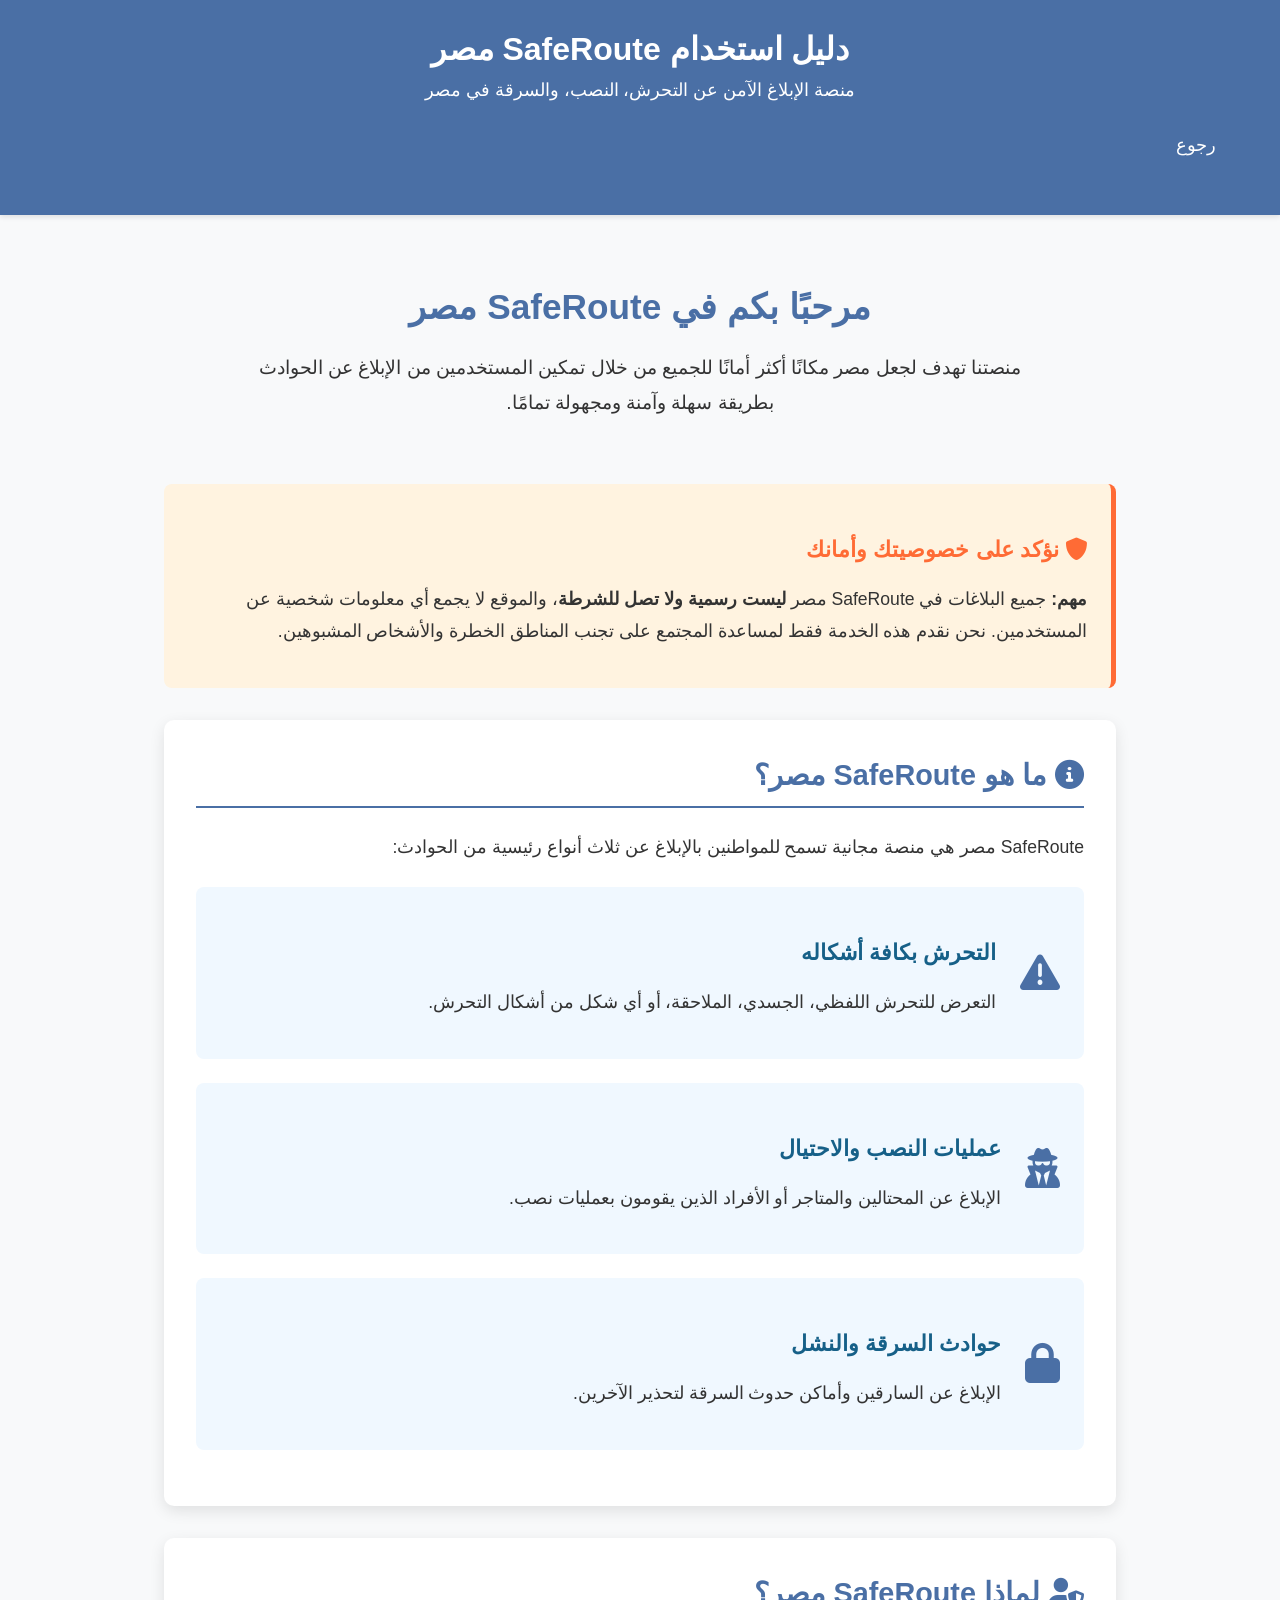
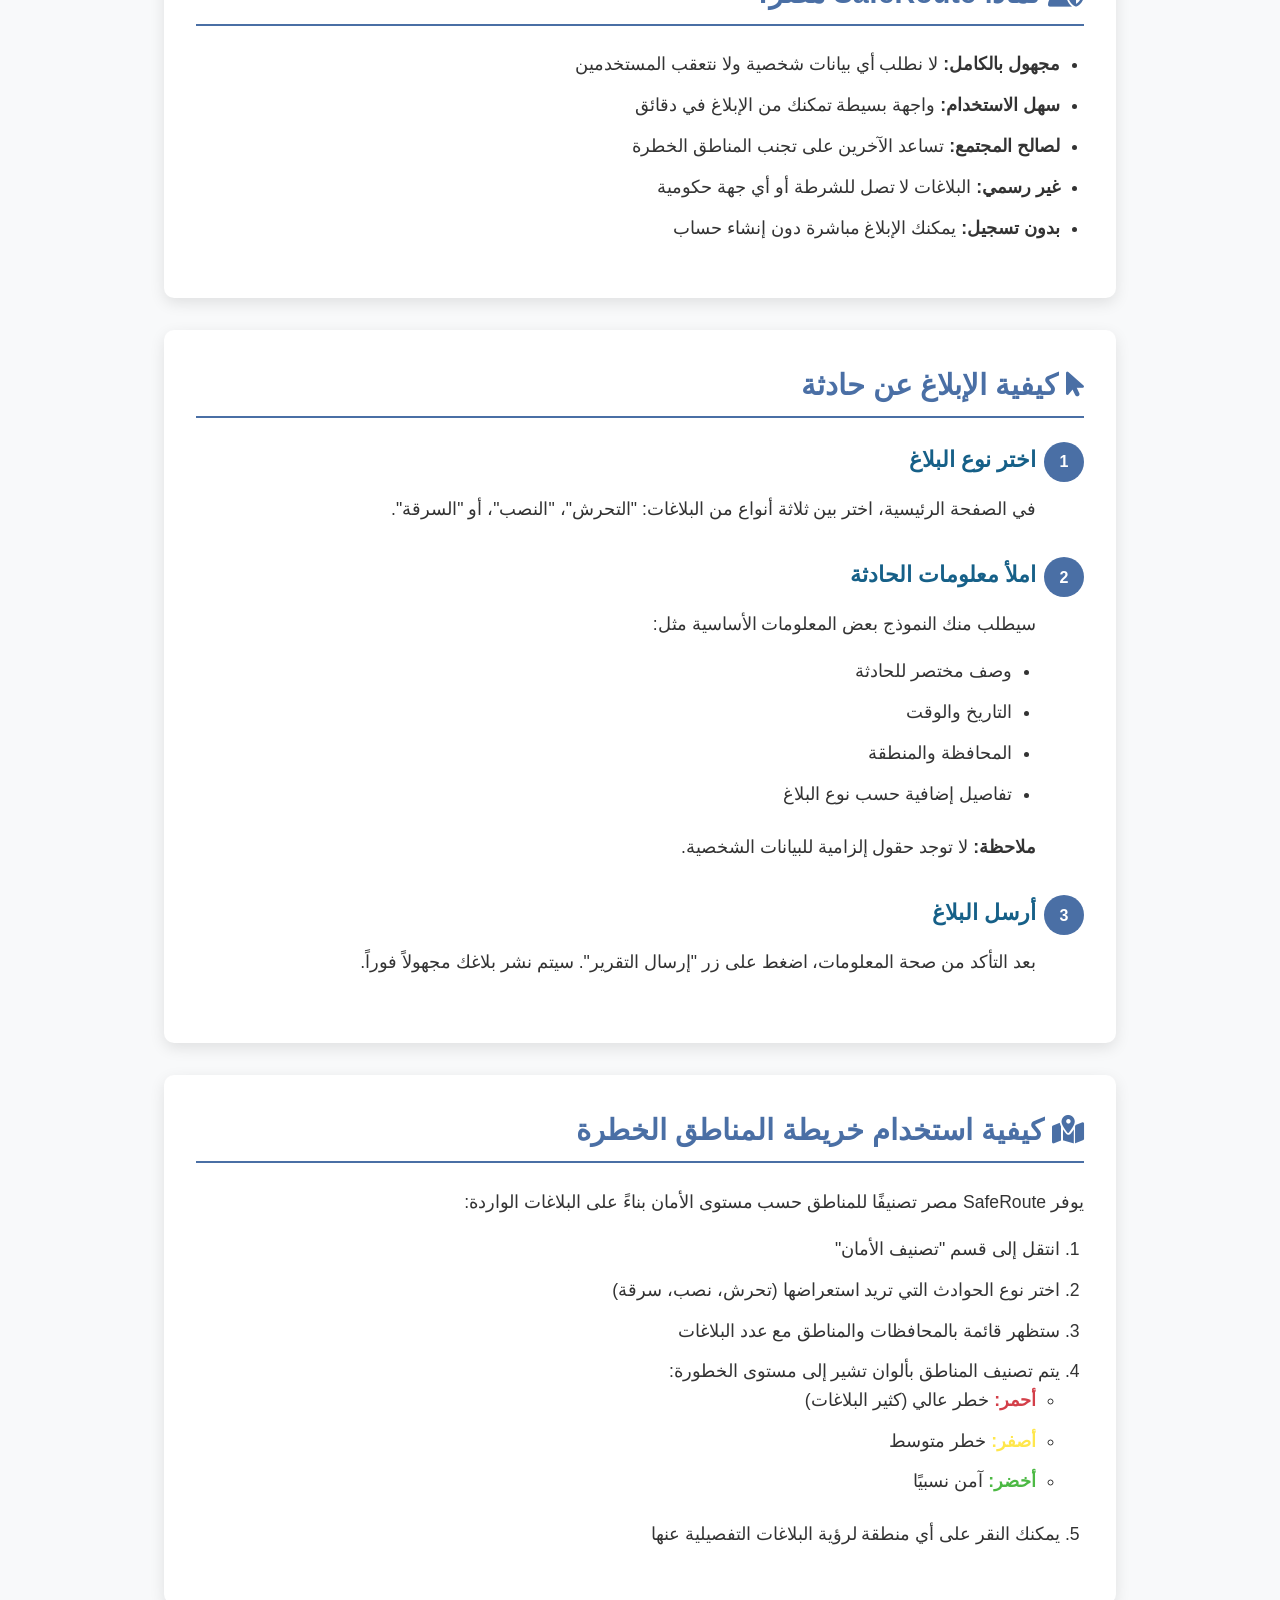
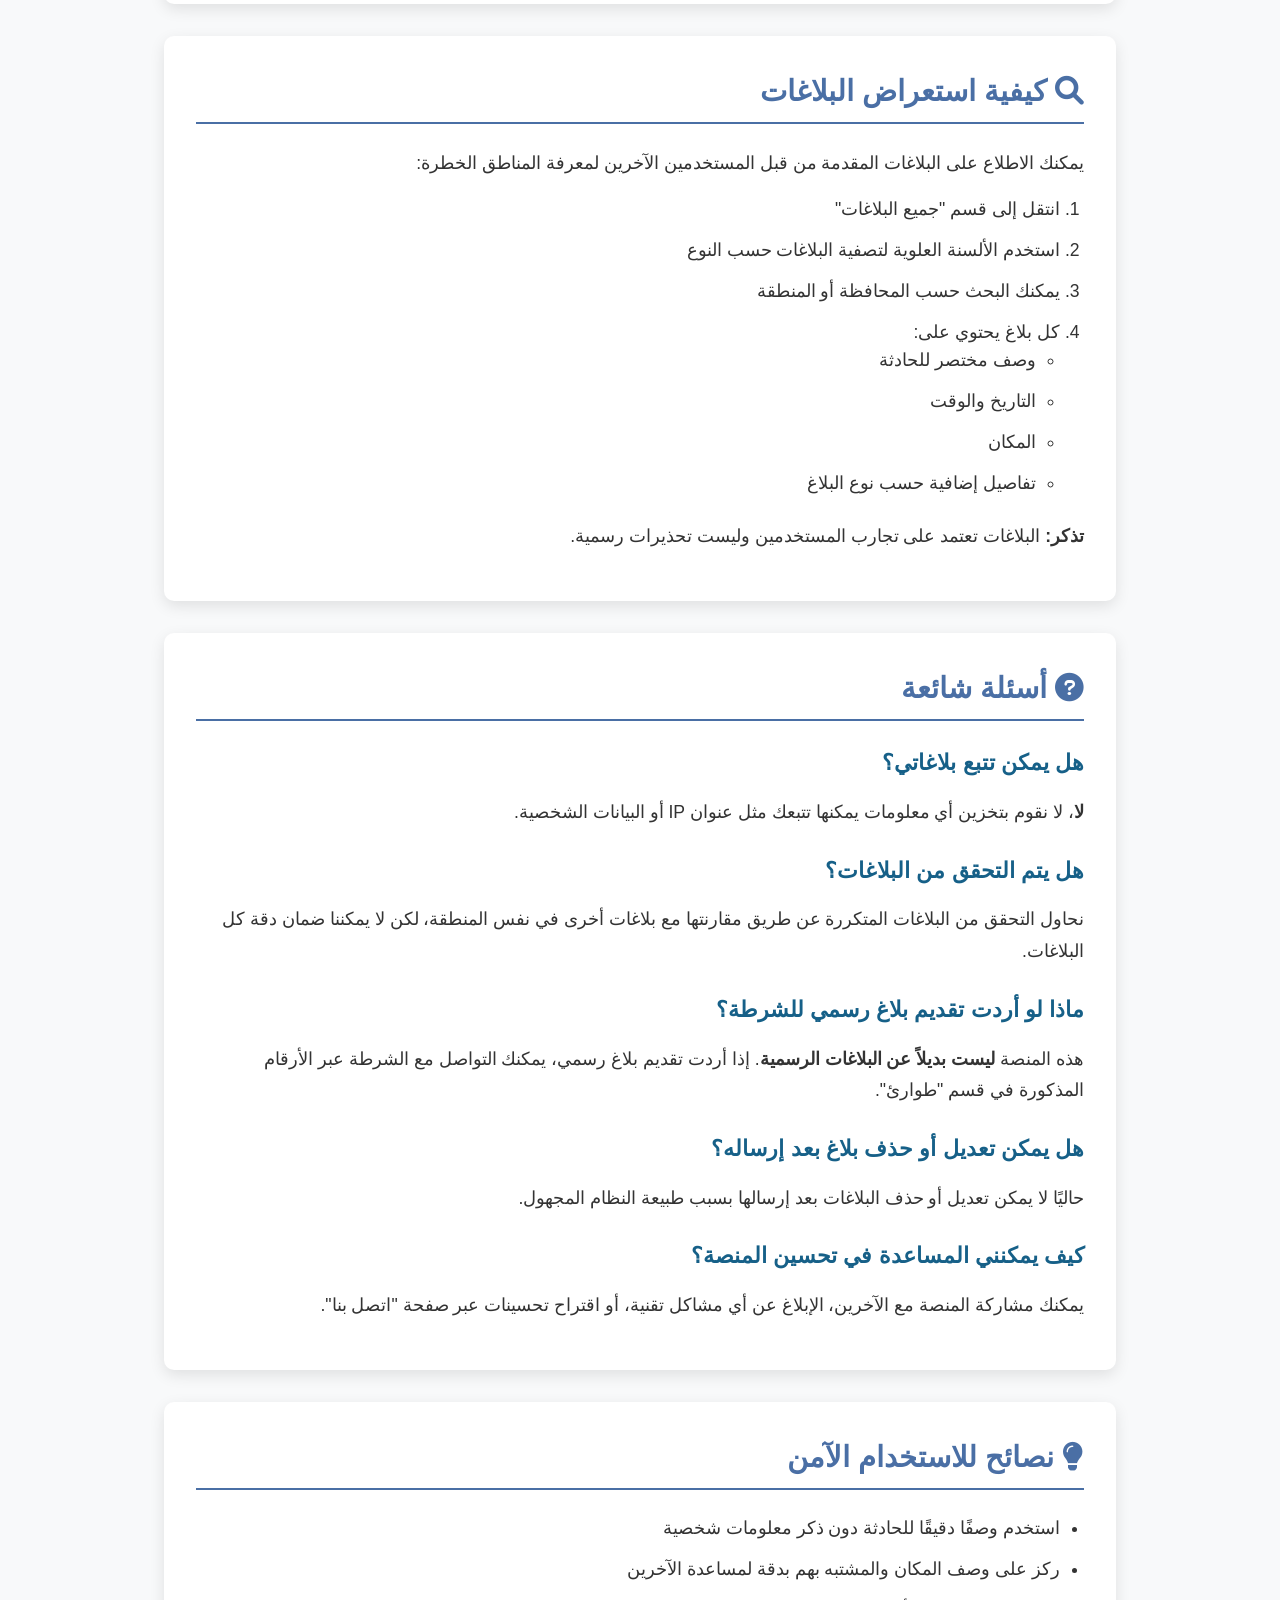
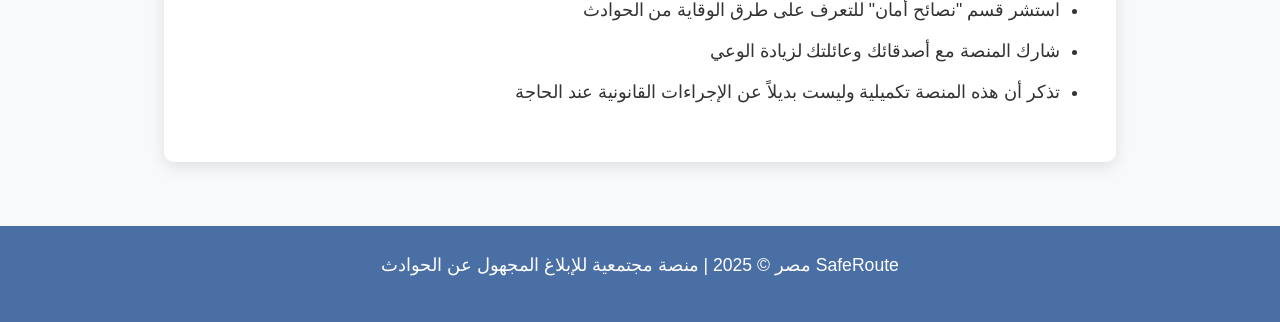
<file: howtouse.html>
<!DOCTYPE html>
<html lang="ar" dir="rtl">

<head>
    <meta charset="UTF-8">
    <meta name="viewport" content="width=device-width, initial-scale=1.0">
    <title>دليل استخدام SafeRoute مصر</title>
    <link rel="stylesheet" href="./Hstyle.css">
    <link rel="stylesheet" href="https://cdnjs.cloudflare.com/ajax/libs/font-awesome/6.0.0-beta3/css/all.min.css">
</head>

<body>
    <header>
        <h1>دليل استخدام SafeRoute مصر</h1>
        <p>منصة الإبلاغ الآمن عن التحرش، النصب، والسرقة في مصر</p>
        <nav>
            <ul>
                <li><a href="./index.html">رجوع</a></li>
            </ul>
        </nav>
    </header>

    <div class="container">
        <section class="hero">
            <h1>مرحبًا بكم في SafeRoute مصر</h1>
            <p>منصتنا تهدف لجعل مصر مكانًا أكثر أمانًا للجميع من خلال تمكين المستخدمين من الإبلاغ عن الحوادث بطريقة سهلة
                وآمنة ومجهولة تمامًا.</p>
        </section>

        <div class="privacy-alert">
            <h3><i class="fas fa-shield-alt"></i> نؤكد على خصوصيتك وأمانك</h3>
            <p><strong>مهم:</strong> جميع البلاغات في SafeRoute مصر <strong>ليست رسمية ولا تصل للشرطة</strong>، والموقع
                لا يجمع أي معلومات شخصية عن المستخدمين. نحن نقدم هذه الخدمة فقط لمساعدة المجتمع على تجنب المناطق الخطرة
                والأشخاص المشبوهين.</p>
        </div>

        <section class="card">
            <h2><i class="fas fa-info-circle"></i> ما هو SafeRoute مصر؟</h2>
            <p>SafeRoute مصر هي منصة مجانية تسمح للمواطنين بالإبلاغ عن ثلاث أنواع رئيسية من الحوادث:</p>

            <div class="feature-box">
                <div class="feature-icon"><i class="fas fa-exclamation-triangle"></i></div>
                <div class="feature-text">
                    <h3>التحرش بكافة أشكاله</h3>
                    <p>التعرض للتحرش اللفظي، الجسدي، الملاحقة، أو أي شكل من أشكال التحرش.</p>
                </div>
            </div>

            <div class="feature-box">
                <div class="feature-icon"><i class="fas fa-user-secret"></i></div>
                <div class="feature-text">
                    <h3>عمليات النصب والاحتيال</h3>
                    <p>الإبلاغ عن المحتالين والمتاجر أو الأفراد الذين يقومون بعمليات نصب.</p>
                </div>
            </div>

            <div class="feature-box">
                <div class="feature-icon"><i class="fas fa-lock"></i></div>
                <div class="feature-text">
                    <h3>حوادث السرقة والنشل</h3>
                    <p>الإبلاغ عن السارقين وأماكن حدوث السرقة لتحذير الآخرين.</p>
                </div>
            </div>
        </section>

        <section class="card">
            <h2><i class="fas fa-user-shield"></i> لماذا SafeRoute مصر؟</h2>
            <ul>
                <li><strong>مجهول بالكامل:</strong> لا نطلب أي بيانات شخصية ولا نتعقب المستخدمين</li>
                <li><strong>سهل الاستخدام:</strong> واجهة بسيطة تمكنك من الإبلاغ في دقائق</li>
                <li><strong>لصالح المجتمع:</strong> تساعد الآخرين على تجنب المناطق الخطرة</li>
                <li><strong>غير رسمي:</strong> البلاغات لا تصل للشرطة أو أي جهة حكومية</li>
                <li><strong>بدون تسجيل:</strong> يمكنك الإبلاغ مباشرة دون إنشاء حساب</li>
            </ul>
        </section>

        <section class="card">
            <h2><i class="fas fa-mouse-pointer"></i> كيفية الإبلاغ عن حادثة</h2>

            <div class="steps">
                <div class="step">
                    <h3>اختر نوع البلاغ</h3>
                    <p>في الصفحة الرئيسية، اختر بين ثلاثة أنواع من البلاغات: "التحرش"، "النصب"، أو "السرقة".</p>
                </div>

                <div class="step">
                    <h3>املأ معلومات الحادثة</h3>
                    <p>سيطلب منك النموذج بعض المعلومات الأساسية مثل:</p>
                    <ul>
                        <li>وصف مختصر للحادثة</li>
                        <li>التاريخ والوقت</li>
                        <li>المحافظة والمنطقة</li>
                        <li>تفاصيل إضافية حسب نوع البلاغ</li>
                    </ul>
                    <p><strong>ملاحظة:</strong> لا توجد حقول إلزامية للبيانات الشخصية.</p>
                </div>

                <div class="step">
                    <h3>أرسل البلاغ</h3>
                    <p>بعد التأكد من صحة المعلومات، اضغط على زر "إرسال التقرير". سيتم نشر بلاغك مجهولاً فوراً.</p>
                </div>
            </div>
        </section>

        <section class="card">
            <h2><i class="fas fa-map-marked-alt"></i> كيفية استخدام خريطة المناطق الخطرة</h2>
            <p>يوفر SafeRoute مصر تصنيفًا للمناطق حسب مستوى الأمان بناءً على البلاغات الواردة:</p>

            <ol>
                <li>انتقل إلى قسم "تصنيف الأمان"</li>
                <li>اختر نوع الحوادث التي تريد استعراضها (تحرش، نصب، سرقة)</li>
                <li>ستظهر قائمة بالمحافظات والمناطق مع عدد البلاغات</li>
                <li>يتم تصنيف المناطق بألوان تشير إلى مستوى الخطورة:
                    <ul>
                        <li><strong style="color: #d33f49;">أحمر:</strong> خطر عالي (كثير البلاغات)</li>
                        <li><strong style="color: #ffe74c;">أصفر:</strong> خطر متوسط</li>
                        <li><strong style="color: #4cb944;">أخضر:</strong> آمن نسبيًا</li>
                    </ul>
                </li>
                <li>يمكنك النقر على أي منطقة لرؤية البلاغات التفصيلية عنها</li>
            </ol>
        </section>

        <section class="card">
            <h2><i class="fas fa-search"></i> كيفية استعراض البلاغات</h2>
            <p>يمكنك الاطلاع على البلاغات المقدمة من قبل المستخدمين الآخرين لمعرفة المناطق الخطرة:</p>

            <ol>
                <li>انتقل إلى قسم "جميع البلاغات"</li>
                <li>استخدم الألسنة العلوية لتصفية البلاغات حسب النوع</li>
                <li>يمكنك البحث حسب المحافظة أو المنطقة</li>
                <li>كل بلاغ يحتوي على:
                    <ul>
                        <li>وصف مختصر للحادثة</li>
                        <li>التاريخ والوقت</li>
                        <li>المكان</li>
                        <li>تفاصيل إضافية حسب نوع البلاغ</li>
                    </ul>
                </li>
            </ol>

            <p><strong>تذكر:</strong> البلاغات تعتمد على تجارب المستخدمين وليست تحذيرات رسمية.</p>
        </section>

        <section class="card">
            <h2><i class="fas fa-question-circle"></i> أسئلة شائعة</h2>

            <h3>هل يمكن تتبع بلاغاتي؟</h3>
            <p><strong>لا</strong>، لا نقوم بتخزين أي معلومات يمكنها تتبعك مثل عنوان IP أو البيانات الشخصية.</p>

            <h3>هل يتم التحقق من البلاغات؟</h3>
            <p>نحاول التحقق من البلاغات المتكررة عن طريق مقارنتها مع بلاغات أخرى في نفس المنطقة، لكن لا يمكننا ضمان دقة
                كل البلاغات.</p>

            <h3>ماذا لو أردت تقديم بلاغ رسمي للشرطة؟</h3>
            <p>هذه المنصة <strong>ليست بديلاً عن البلاغات الرسمية</strong>. إذا أردت تقديم بلاغ رسمي، يمكنك التواصل مع
                الشرطة عبر الأرقام المذكورة في قسم "طوارئ".</p>

            <h3>هل يمكن تعديل أو حذف بلاغ بعد إرساله؟</h3>
            <p>حاليًا لا يمكن تعديل أو حذف البلاغات بعد إرسالها بسبب طبيعة النظام المجهول.</p>

            <h3>كيف يمكنني المساعدة في تحسين المنصة؟</h3>
            <p>يمكنك مشاركة المنصة مع الآخرين، الإبلاغ عن أي مشاكل تقنية، أو اقتراح تحسينات عبر صفحة "اتصل بنا".</p>
        </section>

        <section class="card">
            <h2><i class="fas fa-lightbulb"></i> نصائح للاستخدام الآمن</h2>
            <ul>
                <li>استخدم وصفًا دقيقًا للحادثة دون ذكر معلومات شخصية</li>
                <li>ركز على وصف المكان والمشتبه بهم بدقة لمساعدة الآخرين</li>
                <li>استشر قسم "نصائح أمان" للتعرف على طرق الوقاية من الحوادث</li>
                <li>شارك المنصة مع أصدقائك وعائلتك لزيادة الوعي</li>
                <li>تذكر أن هذه المنصة تكميلية وليست بديلاً عن الإجراءات القانونية عند الحاجة</li>
            </ul>
        </section>
    </div>

    <footer>
        <p>SafeRoute مصر © 2025 | منصة مجتمعية للإبلاغ المجهول عن الحوادث</p>
    </footer>

</body>



</html>
</file>
<file: Hstyle.css>
:root {
           --primary-color: #4a6fa5;
           --secondary-color: #166088;
           --light-bg: #f8f9fa;
           --dark-text: #333;
           --light-text: #f8f9fa;
           --dark-bg: #1a1a1a;
           --dark-card: #2d2d2d;
       }

       * {
           box-sizing: border-box;
           margin: 0;
           padding: 0;
           font-family: 'Segoe UI', Tahoma, Geneva, Verdana, sans-serif;
       }

       body {
           background-color: var(--light-bg);
           color: var(--dark-text);
           line-height: 1.6;
           min-height: 100vh;
           display: flex;
           flex-direction: column;
       }

       header {
           background-color: var(--primary-color);
           color: white;
           padding: 1.5rem;
           text-align: center;
           box-shadow: 0 2px 5px rgba(0, 0, 0, 0.1);
       }

       .container {
           max-width: 1000px;
           margin: 2rem auto;
           padding: 0 1.5rem;
           flex: 1;
       }

       .hero {
           text-align: center;
           padding: 2rem 1rem;
           margin-bottom: 2rem;
       }

       .hero h1 {
           font-size: 2.2rem;
           margin-bottom: 1rem;
           color: var(--primary-color);
       }

       .hero p {
           font-size: 1.2rem;
           max-width: 800px;
           margin: 0 auto;
       }

       .card {
           background: white;
           border-radius: 10px;
           box-shadow: 0 5px 15px rgba(0, 0, 0, 0.1);
           padding: 2rem;
           margin-bottom: 2rem;
       }

       h2 {
           color: var(--primary-color);
           margin-bottom: 1.5rem;
           font-size: 1.8rem;
           border-bottom: 2px solid var(--primary-color);
           padding-bottom: 0.5rem;
       }

       h3 {
           color: var(--secondary-color);
           margin: 1.5rem 0 1rem;
           font-size: 1.4rem;
       }

       p {
           margin-bottom: 1rem;
           font-size: 1.1rem;
           line-height: 1.8;
       }

       ul,
       ol {
           padding-right: 1.5rem;
           margin-bottom: 1.5rem;
       }

       li {
           margin-bottom: 0.8rem;
           font-size: 1.1rem;
       }

       .feature-box {
           display: flex;
           align-items: center;
           background: #f0f8ff;
           border-radius: 8px;
           padding: 1.5rem;
           margin: 1.5rem 0;
       }

       .feature-icon {
           font-size: 2.5rem;
           margin-left: 1.5rem;
           color: var(--primary-color);
       }

       .feature-text {
           flex: 1;
       }

       .privacy-alert {
           background-color: #fff3e0;
           border-right: 5px solid #ff6b35;
           padding: 1.5rem;
           border-radius: 8px;
           margin: 2rem 0;
       }

       .privacy-alert h3 {
           color: #ff6b35;
       }

       .steps {
           counter-reset: step-counter;
       }

       .step {
           position: relative;
           padding-right: 3rem;
           margin-bottom: 2rem;
       }

       .step:before {
           counter-increment: step-counter;
           content: counter(step-counter);
           position: absolute;
           right: 0;
           top: 0;
           width: 2.5rem;
           height: 2.5rem;
           background-color: var(--primary-color);
           color: white;
           border-radius: 50%;
           display: flex;
           align-items: center;
           justify-content: center;
           font-weight: bold;
       }

       .screenshot {
           max-width: 100%;
           height: auto;
           border: 1px solid #ddd;
           border-radius: 8px;
           margin: 1.5rem 0;
           box-shadow: 0 3px 10px rgba(0, 0, 0, 0.1);
       }

       footer {
           text-align: center;
           padding: 1.5rem;
           background-color: var(--primary-color);
           color: white;
           margin-top: auto;
       }

       @media (max-width: 768px) {
           .hero h1 {
               font-size: 1.8rem;
           }

           .hero p {
               font-size: 1rem;
           }

           .card {
               padding: 1.5rem;
           }

           .feature-box {
               flex-direction: column;
               text-align: center;
           }

           .feature-icon {
               margin: 0 0 1rem 0;
           }
       }

       nav {
           display: flex;
           justify-content: space-between;
           align-items: center;
           flex-wrap: wrap;
       }

       nav ul {
           display: flex;
           list-style: none;
           flex-wrap: wrap;
           justify-content: center;
       }

       nav ul li {
           margin: 0.5rem;
       }

       nav a {
           color: white;
           text-decoration: none;
           font-weight: 500;
           padding: 0.5rem;
           border-radius: 4px;
           transition: background-color 0.3s;
       }

       nav a:hover {
           background-color: rgba(255, 255, 255, 0.2);
       }
</file>
